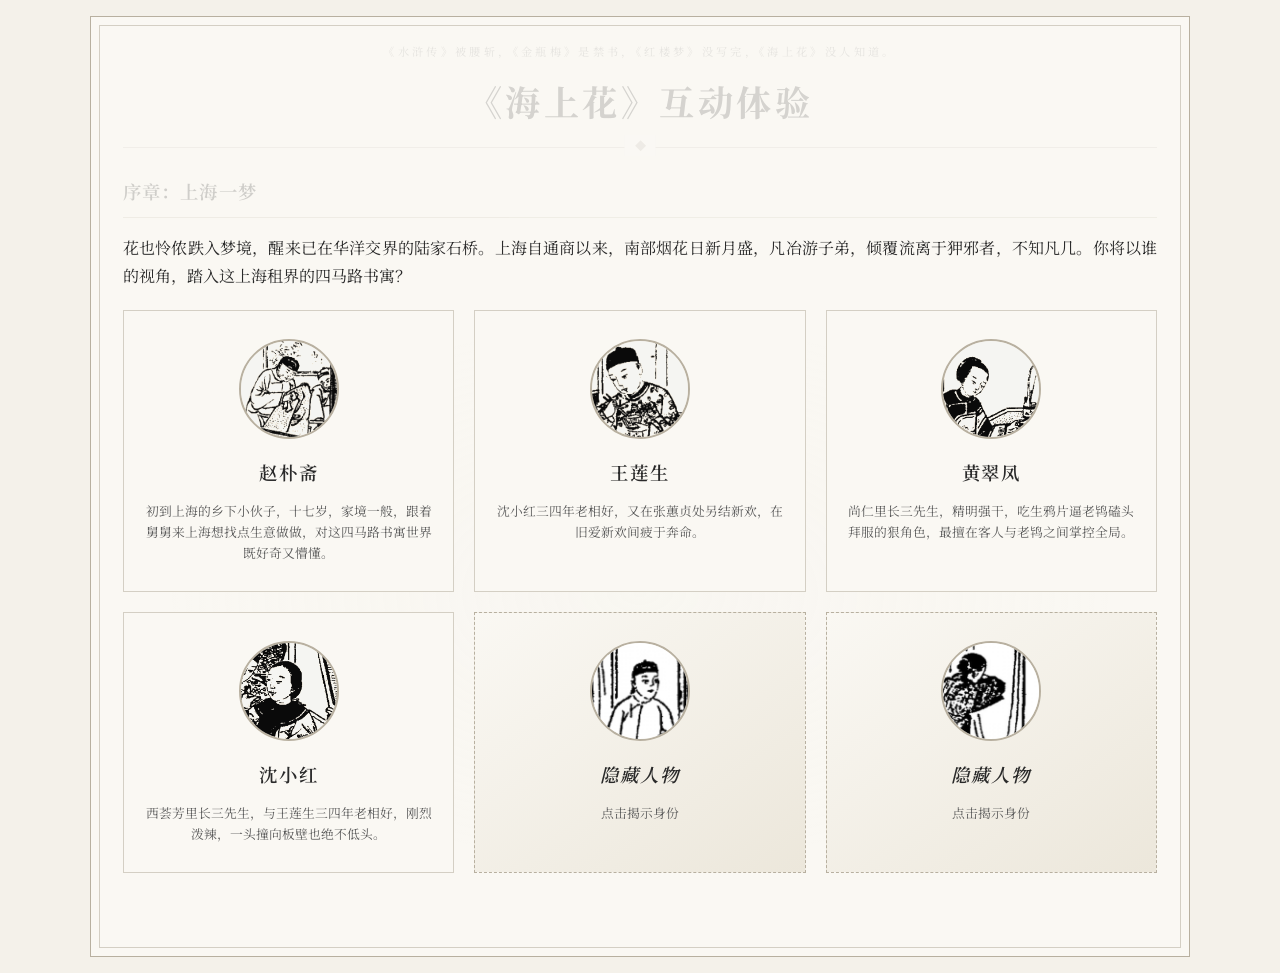
<file: Singsong Girl - Version2/index.html>
<!DOCTYPE html>
<html lang="zh-CN">
<head>
  <meta charset="UTF-8" />
  <meta name="viewport" content="width=device-width, initial-scale=1.0" />
  <title>《海上花》互动体验</title>
  <link rel="stylesheet" href="style.css" />
</head>
<body>
  <main class="app-shell">
    <header class="app-header">
      <p class="eyebrow">《水浒传》被腰斩，《金瓶梅》是禁书，《红楼梦》没写完，《海上花》没人知道。</p>
      <h1>《海上花》互动体验</h1>
    </header>

    <!-- 顶部横向进度 -->
    <div id="progress-wrap" class="progress-wrap hidden">
      <div id="progress-visual" class="progress-visual"></div>
    </div>

    <!-- 主体内容区：叙事 + 原文并排 -->
    <div class="content-grid">
      <div class="narrative">
        <div id="character-card" class="character-card hidden"></div>
        <div id="scene-header" class="scene-header"></div>
        <div id="scene-content" class="scene-content"></div>
        <div id="choice-list" class="choice-list"></div>
        <div id="trap-feedback" class="trap-feedback hidden"></div>

        <div class="action-row">
          <button id="back-button" class="button button-secondary">返回上一步</button>
          <button id="reset-button" class="button button-secondary">回到序章</button>
        </div>
      </div>

      <!-- 原文摘录 -->
      <div id="source-panel" class="source-panel hidden">
        <div class="source-label">原文摘录</div>
        <div id="source-content" class="source-content">
          <div id="source-text" class="source-text"></div>
          <div id="source-commentary" class="source-commentary hidden"></div>
        </div>
      </div>
    </div>
  </main>

  <script src="script.js?v=8"></script>
</body>
</html>
</file>
<file: Singsong Girl - Version2/style.css>
@import url("https://fonts.googleapis.com/css2?family=Noto+Serif+SC:wght@400;600;700&display=swap");

:root {
  --paper: #f4f1ea;
  --paper-light: #faf8f3;
  --paper-dark: #ece7db;
  --ink: #2a2a2a;
  --ink-dim: #5c5c5c;
  --ink-faint: #8a8a8a;
  --border: #b8b0a0;
  --border-light: #d4cfc4;
  --accent: #7a4f32;
  --accent-light: #9a6b4a;
  --line: #c8c0b0;
  --vermilion: #9b3a2c;

  font-family: "Noto Serif SC", "Songti SC", "STSong", "SimSun", serif;
  background: var(--paper);
  color: var(--ink);
  line-height: 1.9;
}

* {
  box-sizing: border-box;
  margin: 0;
}

body {
  min-height: 100vh;
  padding: 16px 20px;
}

/* ── 主容器 ── */
.app-shell {
  width: min(1100px, 100%);
  margin: 0 auto;
  background: var(--paper-light);
  border: 1px solid var(--border);
  padding: 24px 32px;
  position: relative;
  display: flex;
  flex-direction: column;
  gap: 16px;
}

.app-shell::before {
  content: "";
  position: absolute;
  inset: 8px;
  border: 1px solid var(--border-light);
  pointer-events: none;
}

/* ── 页眉 ── */
.app-header {
  text-align: center;
  padding-bottom: 12px;
  border-bottom: 1px solid var(--line);
  position: relative;
}

.app-header::after {
  content: "◆";
  position: absolute;
  bottom: -9px;
  left: 50%;
  transform: translateX(-50%);
  font-size: 0.7rem;
  color: var(--border);
  background: var(--paper-light);
  padding: 0 10px;
}

.eyebrow {
  font-size: 0.7rem;
  letter-spacing: 0.3em;
  color: var(--ink-faint);
  margin-bottom: 6px;
  font-weight: 400;
}

.app-header h1 {
  font-size: clamp(1.5rem, 3vw, 2.2rem);
  font-weight: 700;
  letter-spacing: 0.1em;
}

/* ── 序幕阶段：聚光灯暗化 ── */
.app-shell.intro-phase .app-header {
  opacity: 0.18;
  filter: grayscale(0.5);
  transition: opacity 1.4s ease, filter 1.4s ease;
}

.app-shell.intro-phase .scene-header {
  opacity: 0.2;
  transition: opacity 1.4s ease;
}

.app-shell.intro-phase .source-panel {
  opacity: 0.08;
  transition: opacity 1.4s ease;
}

.app-shell.intro-phase .action-row {
  opacity: 0;
  pointer-events: none;
  transition: opacity 0.5s ease;
}

/* 退出序幕时平滑恢复 */
.app-shell {
  transition: filter 0.8s ease;
}

/* ── 开场文字淡入（墨晕开）── */
.scene-content.intro-ink {
  opacity: 0;
  filter: blur(2px);
  transform: translateY(10px);
  animation: inkReveal 1.8s ease 0.3s forwards;
}

@keyframes inkReveal {
  0% {
    opacity: 0;
    filter: blur(3px);
    transform: translateY(12px);
  }
  60% {
    opacity: 0.85;
    filter: blur(0.5px);
  }
  100% {
    opacity: 1;
    filter: blur(0);
    transform: translateY(0);
  }
}

/* ── 角色选择网格升起 ── */
.choice-list.character-select-grid.intro-rise {
  opacity: 0;
  transform: translateY(28px) scale(0.97);
  animation: introRise 1s ease 2.2s forwards;
}

@keyframes introRise {
  to {
    opacity: 1;
    transform: translateY(0) scale(1);
  }
}

/* 聚光灯：角色区域微光 */
.app-shell.intro-phase .choice-list.character-select-grid {
  position: relative;
}

.app-shell.intro-phase .choice-list.character-select-grid::after {
  content: "";
  position: absolute;
  inset: -24px;
  background: radial-gradient(ellipse at center, rgba(244, 241, 234, 0.14) 0%, transparent 62%);
  pointer-events: none;
  z-index: -1;
}

/* ── 横向进度 ── */
.progress-wrap {
  width: 100%;
  overflow-x: auto;
  overflow-y: hidden;
  padding: 4px 0 12px;
  border-bottom: 1px solid var(--line);
  position: relative;
}

.progress-wrap.hidden {
  display: none;
}

.progress-wrap::-webkit-scrollbar {
  height: 4px;
}

.progress-wrap::-webkit-scrollbar-thumb {
  background: var(--border-light);
  border-radius: 2px;
}

.progress-visual {
  position: relative;
  min-height: 70px;
  white-space: nowrap;
}

.vine-svg-h {
  position: absolute;
  top: 0;
  left: 0;
  pointer-events: none;
}

.vine-labels-h {
  position: relative;
}

.vine-node-scene {
  position: absolute;
  font-size: 0.75rem;
  line-height: 1.3;
  letter-spacing: 0.02em;
  text-align: center;
  transform: translateX(-50%);
}

.vine-node-scene.vine-current {
  color: var(--accent);
  font-weight: 600;
}

.vine-node-scene.vine-past {
  color: var(--ink-dim);
}

.vine-node-person {
  position: absolute;
  font-size: 0.65rem;
  color: var(--ink-faint);
  letter-spacing: 0.05em;
  text-align: center;
  transform: translateX(-50%);
}

.visual-hint {
  font-size: 0.8rem;
  color: var(--ink-faint);
  font-style: italic;
  text-align: center;
  padding: 18px 0 8px;
}

/* ── 角色卡片 ── */
.character-card {
  padding: 14px 18px;
  border: 1px solid var(--border-light);
  background: transparent;
  position: relative;
}

.character-card::before {
  content: "";
  position: absolute;
  top: -1px;
  left: 18px;
  width: 36px;
  height: 1px;
  background: var(--paper-light);
}

.character-card strong {
  display: block;
  font-size: 0.7rem;
  letter-spacing: 0.25em;
  color: var(--ink-faint);
  margin-bottom: 3px;
  font-weight: 400;
}

.character-card h3 {
  font-size: 1.05rem;
  font-weight: 600;
  color: var(--accent);
  margin-bottom: 4px;
  letter-spacing: 0.06em;
}

.character-card p {
  font-size: 0.85rem;
  color: var(--ink-dim);
  line-height: 1.7;
}

.character-card.hidden {
  display: none;
}

/* ── 主体内容区：叙事 + 原文并排 ── */
.content-grid {
  display: flex;
  gap: 28px;
  align-items: start;
}

.narrative {
  flex: 1;
  display: flex;
  flex-direction: column;
  gap: 12px;
  min-width: 0;
}

.source-panel {
  width: 360px;
  flex-shrink: 0;
}

/* ── 场景标题 ── */
.scene-header {
  padding: 10px 0 8px;
  border-bottom: 1px solid var(--line);
}

.scene-header h2 {
  font-size: 1.15rem;
  font-weight: 600;
  letter-spacing: 0.06em;
  color: var(--ink);
}

.scene-header.ending-header {
  border-bottom: none;
  text-align: center;
  padding: 16px 0 12px;
}

.scene-header.ending-header h2 {
  font-size: 1.4rem;
  color: var(--accent);
  letter-spacing: 0.12em;
}

/* ── 叙事正文 ── */
.scene-content {
  padding: 4px 0;
  font-size: 1rem;
  line-height: 1.75;
  color: var(--ink);
  text-align: justify;
}

.scene-content.ending-content {
  text-align: center;
  padding: 16px 12px;
  font-size: 1.05rem;
  line-height: 1.9;
  color: var(--accent);
  border-top: 1px solid var(--line);
  border-bottom: 1px solid var(--line);
}

/* ── 选择按钮 ── */
.choice-list {
  display: grid;
  gap: 8px;
}

/* ── 角色选择网格（序幕专用）── */
.choice-list.character-select-grid {
  display: grid;
  grid-template-columns: repeat(3, 1fr);
  gap: 20px;
  padding: 4px 0 8px;
}

.character-select-card {
  display: flex;
  flex-direction: column;
  align-items: center;
  text-align: center;
  padding: 28px 18px;
  border: 1px solid var(--border-light);
  background: var(--paper-light);
  cursor: pointer;
  transition: transform 0.35s ease, border-color 0.35s ease, box-shadow 0.35s ease;
  position: relative;
}

.character-select-card:hover {
  transform: translateY(-5px);
  border-color: var(--accent);
  box-shadow: 0 10px 28px rgba(122, 79, 50, 0.1);
}

.character-select-card:active {
  transform: translateY(-2px) scale(0.98);
}

/* 头像浮动动画 */
@keyframes float-avatar {
  0%, 100% { transform: translateY(0px); }
  50% { transform: translateY(-10px); }
}

.character-avatar-wrap {
  width: 100px;
  height: 100px;
  border-radius: 50%;
  overflow: hidden;
  border: 2px solid var(--border);
  margin-bottom: 16px;
  background: var(--paper-dark);
  display: flex;
  align-items: center;
  justify-content: center;
  flex-shrink: 0;
  animation: float-avatar 3.2s ease-in-out infinite;
  transition: border-color 0.3s ease;
}

.character-select-card:hover .character-avatar-wrap {
  border-color: var(--accent);
}

/* 错落动画延迟 */
.character-select-card:nth-child(1) .character-avatar-wrap { animation-delay: 0s; }
.character-select-card:nth-child(2) .character-avatar-wrap { animation-delay: 0.6s; }
.character-select-card:nth-child(3) .character-avatar-wrap { animation-delay: 1.2s; }
.character-select-card:nth-child(4) .character-avatar-wrap { animation-delay: 1.8s; }
.character-select-card:nth-child(5) .character-avatar-wrap { animation-delay: 2.4s; }
.character-select-card:nth-child(6) .character-avatar-wrap { animation-delay: 3.0s; }

/* ── 隐藏角色剪影（清末仆役风格）── */
.hidden-character {
  border-style: dashed;
  border-color: var(--border);
  background: linear-gradient(145deg, var(--paper-light) 0%, var(--paper-dark) 100%);
}

.hidden-character:hover {
  border-color: var(--accent);
  box-shadow: 0 10px 28px rgba(122, 79, 50, 0.14);
}

.hidden-character.revealed {
  border-style: solid;
  border-color: var(--accent);
  background: var(--paper-light);
  animation: revealPulse 0.5s ease;
}

@keyframes revealPulse {
  0% { transform: scale(0.95); opacity: 0.7; }
  50% { transform: scale(1.03); }
  100% { transform: scale(1); opacity: 1; }
}

/* 男仆剪影：瓜皮小帽 + 长衫 */
.silhouette {
  width: 64px;
  height: 88px;
  position: relative;
  flex-shrink: 0;
}

.silhouette::before {
  content: "";
  position: absolute;
  left: 50%;
  transform: translateX(-50%);
  width: 28px;
  height: 28px;
  background: #4a3f35;
  border-radius: 50%;
  top: 4px;
}

.silhouette::after {
  content: "";
  position: absolute;
  left: 50%;
  transform: translateX(-50%);
  background: #4a3f35;
  top: 28px;
}

.silhouette-male::after {
  width: 48px;
  height: 54px;
  border-radius: 16px 16px 4px 4px;
}

/* 男仆瓜皮帽 */
.silhouette-male .hat {
  position: absolute;
  left: 50%;
  transform: translateX(-50%);
  top: 0;
  width: 22px;
  height: 10px;
  background: #3a3228;
  border-radius: 50% 50% 0 0;
}

/* 女仆剪影：发髻 + 短袄 */
.silhouette-female::after {
  width: 44px;
  height: 56px;
  border-radius: 18px 18px 6px 6px;
}

/* 女仆发髻 */
.silhouette-female .bun {
  position: absolute;
  left: 50%;
  transform: translateX(-50%);
  top: -2px;
  width: 16px;
  height: 14px;
  background: #3a3228;
  border-radius: 50% 50% 40% 40%;
}

.hidden-character .character-select-name {
  color: var(--text-muted);
  font-style: italic;
  letter-spacing: 2px;
}

.hidden-character.revealed .character-select-name {
  color: var(--text);
  font-style: normal;
  letter-spacing: 0;
}

/* 隐藏角色直接显示原图，不加 sepia 滤镜 */
.hidden-character .character-avatar-wrap img {
  filter: none;
}

.character-avatar-wrap img {
  width: 100%;
  height: 100%;
  object-fit: cover;
  filter: sepia(18%) contrast(0.92);
  transition: filter 0.4s ease;
}

.character-select-card:hover .character-avatar-wrap img {
  filter: sepia(0%) contrast(1);
}

.avatar-fallback {
  font-size: 2.6rem;
  color: var(--accent);
  font-family: "Kaiti SC", "STKaiti", "KaiTi", cursive;
  font-weight: 400;
  line-height: 1;
  user-select: none;
}

.character-select-name {
  font-size: 1.15rem;
  font-weight: 600;
  color: var(--ink);
  margin-bottom: 10px;
  letter-spacing: 0.1em;
}

.character-select-desc {
  font-size: 0.8rem;
  color: var(--ink-dim);
  line-height: 1.65;
  max-height: 5em;
  overflow: hidden;
  display: -webkit-box;
  -webkit-line-clamp: 3;
  -webkit-box-orient: vertical;
}

.choice-button,
.button {
  width: 100%;
  padding: 10px 14px;
  font-family: inherit;
  font-size: 0.9rem;
  letter-spacing: 0.04em;
  cursor: pointer;
  transition: all 0.2s ease;
  border: 1px solid var(--border);
  background: transparent;
  color: var(--ink);
  line-height: 1.6;
  text-align: left;
}

.choice-button:hover,
.button:hover {
  background: var(--ink);
  color: var(--paper-light);
  border-color: var(--ink);
}

.choice-button:active,
.button:active {
  opacity: 0.85;
}

/* ── 抉择点：迷惑选项被点击后的"朱批"反馈 ── */
.choice-button.is-wrong {
  border-color: var(--vermilion, #9b3a2c);
  color: var(--vermilion, #9b3a2c);
}

.choice-button.is-wrong:hover {
  background: var(--vermilion, #9b3a2c);
  color: var(--paper-light);
  border-color: var(--vermilion, #9b3a2c);
}

@keyframes shakeWrong {
  0%, 100% { transform: translateX(0); }
  20% { transform: translateX(-4px); }
  40% { transform: translateX(4px); }
  60% { transform: translateX(-3px); }
  80% { transform: translateX(3px); }
}

.choice-button.is-shaking {
  animation: shakeWrong 0.4s ease;
}

@keyframes trapFeedbackIn {
  from { opacity: 0; transform: translateY(-6px); }
  to { opacity: 1; transform: translateY(0); }
}

.trap-feedback {
  margin-top: 4px;
  padding: 12px 16px;
  border: 1px solid var(--vermilion, #9b3a2c);
  border-left-width: 4px;
  background: rgba(155, 58, 44, 0.06);
  animation: trapFeedbackIn 0.35s ease;
}

.trap-feedback.hidden {
  display: none;
}

.trap-feedback-mark {
  display: inline-block;
  font-size: 0.78rem;
  letter-spacing: 0.12em;
  color: var(--vermilion, #9b3a2c);
  border: 1px solid var(--vermilion, #9b3a2c);
  border-radius: 2px;
  padding: 1px 8px;
  margin-bottom: 8px;
}

.trap-feedback-text {
  font-size: 0.9rem;
  line-height: 1.75;
  color: var(--ink-dim);
}

/* ── 操作按钮 ── */
.action-row {
  display: grid;
  gap: 12px;
  grid-template-columns: 1fr 1fr;
}

.button-secondary {
  font-size: 0.8rem;
  color: var(--ink-dim);
  border-color: var(--border-light);
  text-align: center;
  padding: 8px 12px;
}

.button-secondary:hover {
  background: var(--paper-dark);
  color: var(--ink);
  border-color: var(--border);
}

/* ── 原文摘录 ── */
.source-panel {
  padding: 12px 16px;
  border-left: 2px solid var(--border);
  background: var(--paper-dark);
  position: relative;
}

.source-panel::before {
  content: "";
  position: absolute;
  left: 0;
  top: 0;
  bottom: 0;
  width: 2px;
  background: var(--accent);
}

.source-panel.hidden {
  display: none;
}

.source-label {
  font-size: 0.68rem;
  letter-spacing: 0.25em;
  color: var(--accent);
  margin-bottom: 6px;
  font-weight: 600;
}

.source-content {
  font-size: 0.85rem;
  line-height: 1.65;
  color: var(--ink-dim);
  white-space: pre-wrap;
}

.source-text {
  white-space: pre-wrap;
}

.source-commentary {
  margin-top: 10px;
  padding-top: 8px;
  border-top: 1px dashed var(--border);
  font-size: 0.8rem;
  line-height: 1.6;
  color: var(--ink-faint);
  font-style: italic;
}

.source-commentary::before {
  content: "解读";
  display: block;
  font-size: 0.72rem;
  letter-spacing: 0.2em;
  color: var(--accent);
  margin-bottom: 6px;
  font-style: normal;
  font-weight: 600;
}

.source-commentary.hidden {
  display: none;
}

/* ── 响应式 ── */
@media (max-width: 960px) {
  .content-grid {
    flex-direction: column;
    gap: 20px;
  }
  .source-panel {
    width: 100%;
  }
  .app-shell {
    padding: 20px 24px;
  }
}

@media (max-width: 640px) {
  body {
    padding: 8px;
  }
  .app-shell {
    padding: 16px 14px;
    gap: 14px;
  }
  .app-shell::before {
    inset: 4px;
  }
  .app-header h1 {
    font-size: clamp(1.3rem, 5vw, 1.7rem);
  }
  .scene-content {
    font-size: 0.95rem;
    line-height: 1.75;
  }
  .action-row {
    grid-template-columns: 1fr;
  }

  .choice-list.character-select-grid {
    grid-template-columns: repeat(2, 1fr);
    gap: 12px;
  }

  .character-select-card {
    padding: 18px 10px;
  }

  .character-avatar-wrap {
    width: 72px;
    height: 72px;
    margin-bottom: 10px;
  }

  .avatar-fallback {
    font-size: 2rem;
  }

  .character-select-name {
    font-size: 1rem;
    margin-bottom: 6px;
  }

  .character-select-desc {
    font-size: 0.72rem;
    line-height: 1.55;
    -webkit-line-clamp: 2;
  }
}
</file>
